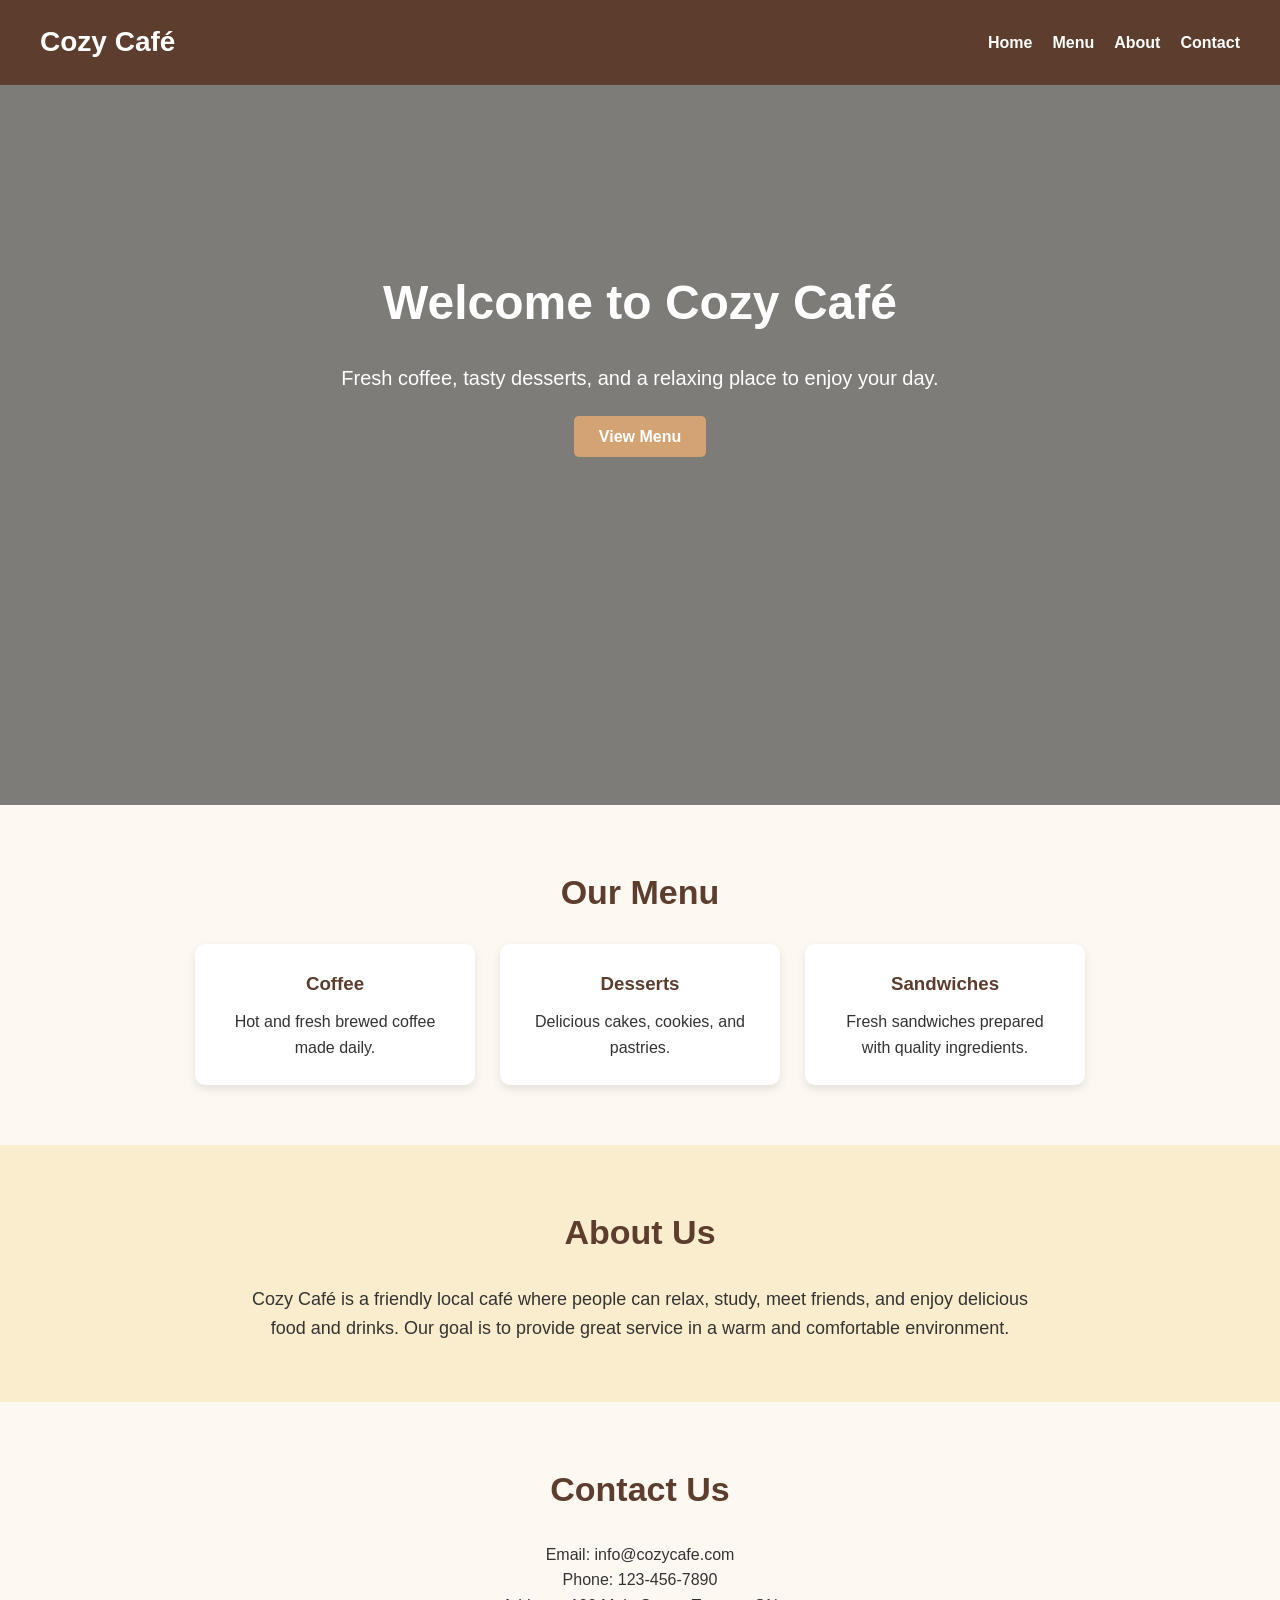
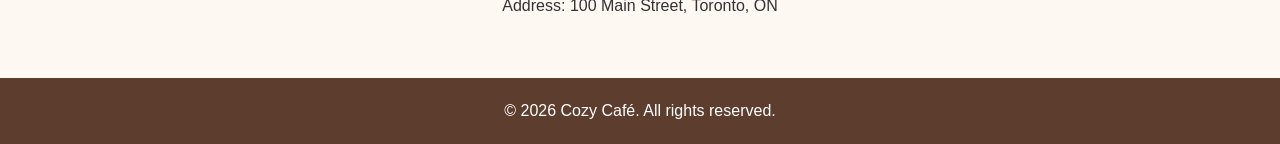
<file: index.html>
<!DOCTYPE html>
<html lang="en">
<head>
    <meta charset="UTF-8">
    <meta name="viewport" content="width=device-width, initial-scale=1.0">
    <title>Cozy Café</title>
    <link rel="stylesheet" href="style.css">
</head>
<body>

    <header>
        <nav>
            <h1>Cozy Café</h1>
            <ul>
                <li><a href="#home">Home</a></li>
                <li><a href="#menu">Menu</a></li>
                <li><a href="#about">About</a></li>
                <li><a href="#contact">Contact</a></li>
            </ul>
        </nav>
    </header>

    <section id="home" class="hero">
        <h2>Welcome to Cozy Café</h2>
        <p>Fresh coffee, tasty desserts, and a relaxing place to enjoy your day.</p>
        <a href="#menu" class="button">View Menu</a>
    </section>

    <section id="menu" class="section">
        <h2>Our Menu</h2>
        <div class="cards">
            <div class="card">
                <h3>Coffee</h3>
                <p>Hot and fresh brewed coffee made daily.</p>
            </div>
            <div class="card">
                <h3>Desserts</h3>
                <p>Delicious cakes, cookies, and pastries.</p>
            </div>
            <div class="card">
                <h3>Sandwiches</h3>
                <p>Fresh sandwiches prepared with quality ingredients.</p>
            </div>
        </div>
    </section>

    <section id="about" class="section about">
        <h2>About Us</h2>
        <p>
            Cozy Café is a friendly local café where people can relax, study, meet friends,
            and enjoy delicious food and drinks. Our goal is to provide great service in a
            warm and comfortable environment.
        </p>
    </section>

    <section id="contact" class="section">
        <h2>Contact Us</h2>
        <p>Email: info@cozycafe.com</p>
        <p>Phone: 123-456-7890</p>
        <p>Address: 100 Main Street, Toronto, ON</p>
    </section>

    <footer>
        <p>&copy; 2026 Cozy Café. All rights reserved.</p>
    </footer>

</body>
</html>
</file>
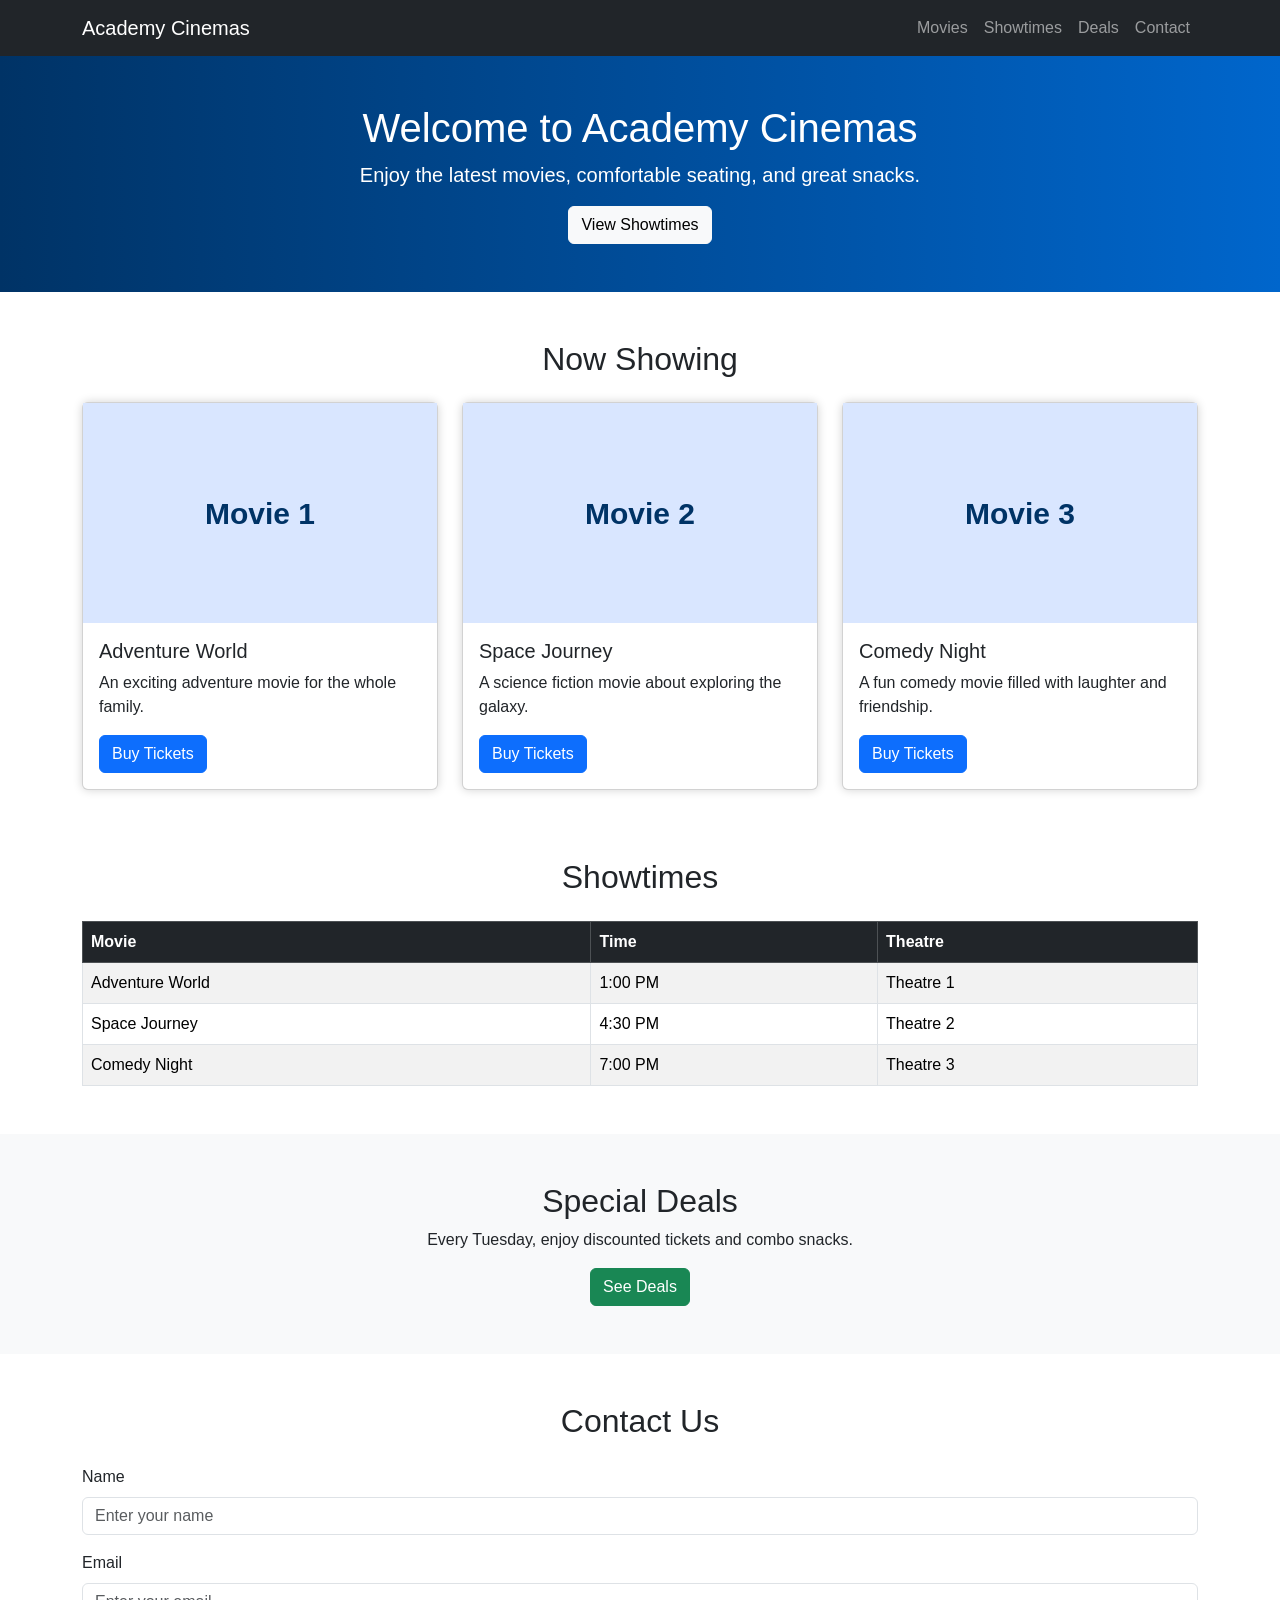
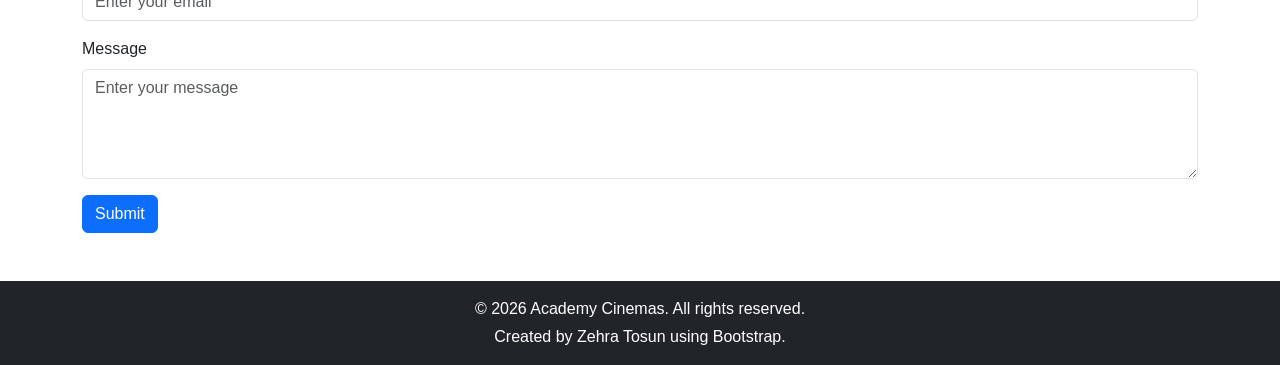
<file: Academy-Cinemas/index.html>
<!DOCTYPE html>
<html lang="en">
<head>
    <meta charset="UTF-8">
    <title>Academy Cinemas</title>
    <meta name="viewport" content="width=device-width, initial-scale=1">

    <!-- Bootstrap CSS link -->
    <link href="https://cdn.jsdelivr.net/npm/bootstrap@5.3.3/dist/css/bootstrap.min.css" rel="stylesheet">

    <!-- Custom CSS file -->
    <link rel="stylesheet" href="style.css">
</head>
<body>

    <!-- Navigation bar -->
    <nav class="navbar navbar-expand-lg navbar-dark bg-dark">
        <div class="container">
            <a class="navbar-brand" href="#">Academy Cinemas</a>

            <button class="navbar-toggler" type="button" data-bs-toggle="collapse" data-bs-target="#navbarMenu">
                <span class="navbar-toggler-icon"></span>
            </button>

            <div class="collapse navbar-collapse" id="navbarMenu">
                <ul class="navbar-nav ms-auto">
                    <li class="nav-item"><a class="nav-link" href="#movies">Movies</a></li>
                    <li class="nav-item"><a class="nav-link" href="#showtimes">Showtimes</a></li>
                    <li class="nav-item"><a class="nav-link" href="#deals">Deals</a></li>
                    <li class="nav-item"><a class="nav-link" href="#contact">Contact</a></li>
                </ul>
            </div>
        </div>
    </nav>

    <!-- Main heading section -->
    <header class="bg-primary text-white text-center p-5">
        <div class="container">
            <h1>Welcome to Academy Cinemas</h1>
            <p class="lead">Enjoy the latest movies, comfortable seating, and great snacks.</p>
            <a href="#showtimes" class="btn btn-light">View Showtimes</a>
        </div>
    </header>

    <!-- Movies section -->
    <section id="movies" class="container my-5">
        <h2 class="text-center mb-4">Now Showing</h2>

        <div class="row">
            <div class="col-md-4">
                <div class="card">
                    <div class="movie-placeholder">Movie 1</div>
                    <div class="card-body">
                        <h5 class="card-title">Adventure World</h5>
                        <p class="card-text">An exciting adventure movie for the whole family.</p>
                        <button class="btn btn-primary">Buy Tickets</button>
                    </div>
                </div>
            </div>

            <div class="col-md-4">
                <div class="card">
                    <div class="movie-placeholder">Movie 2</div>
                    <div class="card-body">
                        <h5 class="card-title">Space Journey</h5>
                        <p class="card-text">A science fiction movie about exploring the galaxy.</p>
                        <button class="btn btn-primary">Buy Tickets</button>
                    </div>
                </div>
            </div>

            <div class="col-md-4">
                <div class="card">
                    <div class="movie-placeholder">Movie 3</div>
                    <div class="card-body">
                        <h5 class="card-title">Comedy Night</h5>
                        <p class="card-text">A fun comedy movie filled with laughter and friendship.</p>
                        <button class="btn btn-primary">Buy Tickets</button>
                    </div>
                </div>
            </div>
        </div>
    </section>

    <!-- Showtimes section -->
    <section id="showtimes" class="container my-5">
        <h2 class="text-center mb-4">Showtimes</h2>

        <table class="table table-striped table-bordered">
            <thead class="table-dark">
                <tr>
                    <th>Movie</th>
                    <th>Time</th>
                    <th>Theatre</th>
                </tr>
            </thead>
            <tbody>
                <tr>
                    <td>Adventure World</td>
                    <td>1:00 PM</td>
                    <td>Theatre 1</td>
                </tr>
                <tr>
                    <td>Space Journey</td>
                    <td>4:30 PM</td>
                    <td>Theatre 2</td>
                </tr>
                <tr>
                    <td>Comedy Night</td>
                    <td>7:00 PM</td>
                    <td>Theatre 3</td>
                </tr>
            </tbody>
        </table>
    </section>

    <!-- Deals section -->
    <section id="deals" class="bg-light p-5">
        <div class="container text-center">
            <h2>Special Deals</h2>
            <p>Every Tuesday, enjoy discounted tickets and combo snacks.</p>
            <button class="btn btn-success">See Deals</button>
        </div>
    </section>

    <!-- Contact section -->
    <section id="contact" class="container my-5">
        <h2 class="text-center mb-4">Contact Us</h2>

        <form>
            <div class="mb-3">
                <label class="form-label">Name</label>
                <input type="text" class="form-control" placeholder="Enter your name">
            </div>

            <div class="mb-3">
                <label class="form-label">Email</label>
                <input type="email" class="form-control" placeholder="Enter your email">
            </div>

            <div class="mb-3">
                <label class="form-label">Message</label>
                <textarea class="form-control" rows="4" placeholder="Enter your message"></textarea>
            </div>

            <button type="submit" class="btn btn-primary">Submit</button>
        </form>
    </section>

    <!-- Bootstrap footer -->
    <footer class="bg-dark text-white text-center py-3 mt-5">
        <div class="container">
            <p class="mb-1">&copy; 2026 Academy Cinemas. All rights reserved.</p>
            <p class="mb-0">Created by Zehra Tosun using Bootstrap.</p>
        </div>
    </footer>

    <!-- Bootstrap JavaScript link -->
    <script src="https://cdn.jsdelivr.net/npm/bootstrap@5.3.3/dist/js/bootstrap.bundle.min.js"></script>

</body>
</html>
</file>
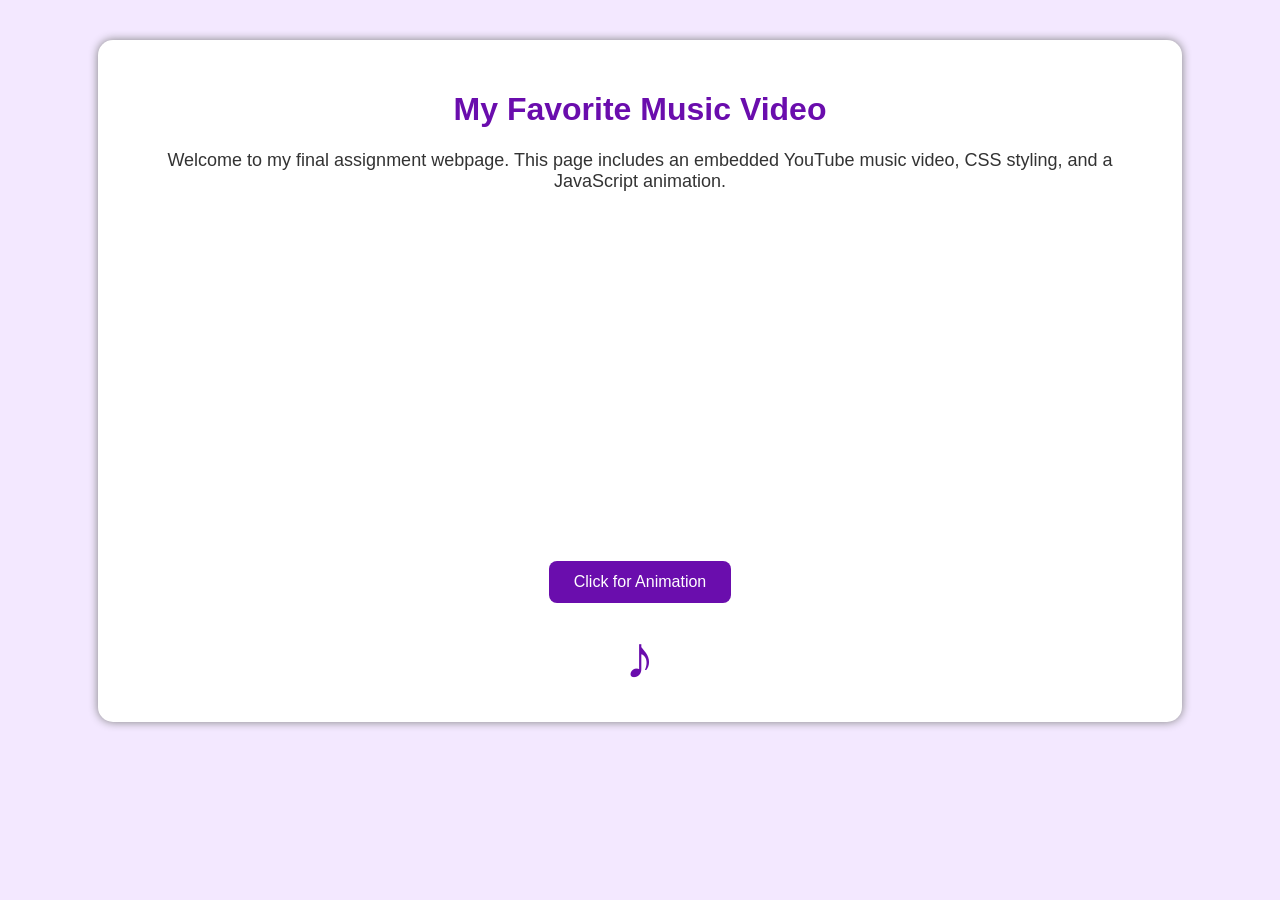
<file: Final Assignment/index.html>
<!DOCTYPE html>
<html lang="en">
<head>
    <meta charset="UTF-8">
    <title>Final Assignment Music Page</title>
    <link rel="stylesheet" href="style.css">
</head>
<body>

    <div class="container">
        <h1>My Favorite Music Video</h1>

        <p>
            Welcome to my final assignment webpage. This page includes an embedded
            YouTube music video, CSS styling, and a JavaScript animation.
        </p>

        <div class="video-box">
            <iframe 
                width="560" 
                height="315" 
                src="https://www.youtube.com/embed/dQw4w9WgXcQ"
                title="YouTube video player"
                frameborder="0"
                allowfullscreen>
            </iframe>
        </div>

        <button onclick="startAnimation()">Click for Animation</button>

        <div id="musicNote">♪</div>
    </div>

    <script src="script.js"></script>

</body>
</html>
</file>
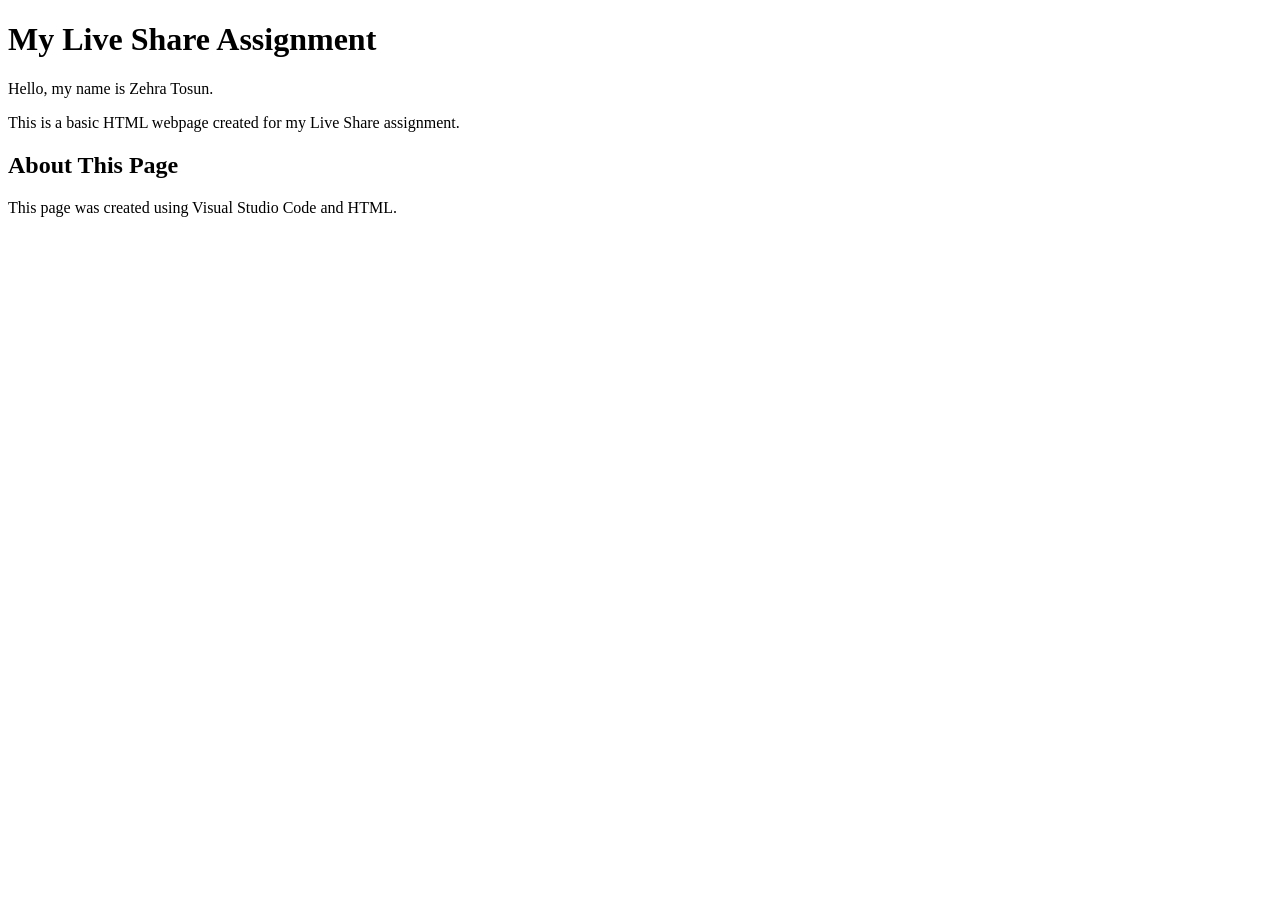
<file: Live-Share-Assignment/index.html>
<!DOCTYPE html>
<html lang="en">
<head>
    <meta charset="UTF-8">
    <title>Live Share Assignment</title>
</head>
<body>

    <h1>My Live Share Assignment</h1>

    <p>Hello, my name is Zehra Tosun.</p>

    <p>This is a basic HTML webpage created for my Live Share assignment.</p>

    <h2>About This Page</h2>

    <p>This page was created using Visual Studio Code and HTML.</p>

</body>
</html>
</file>
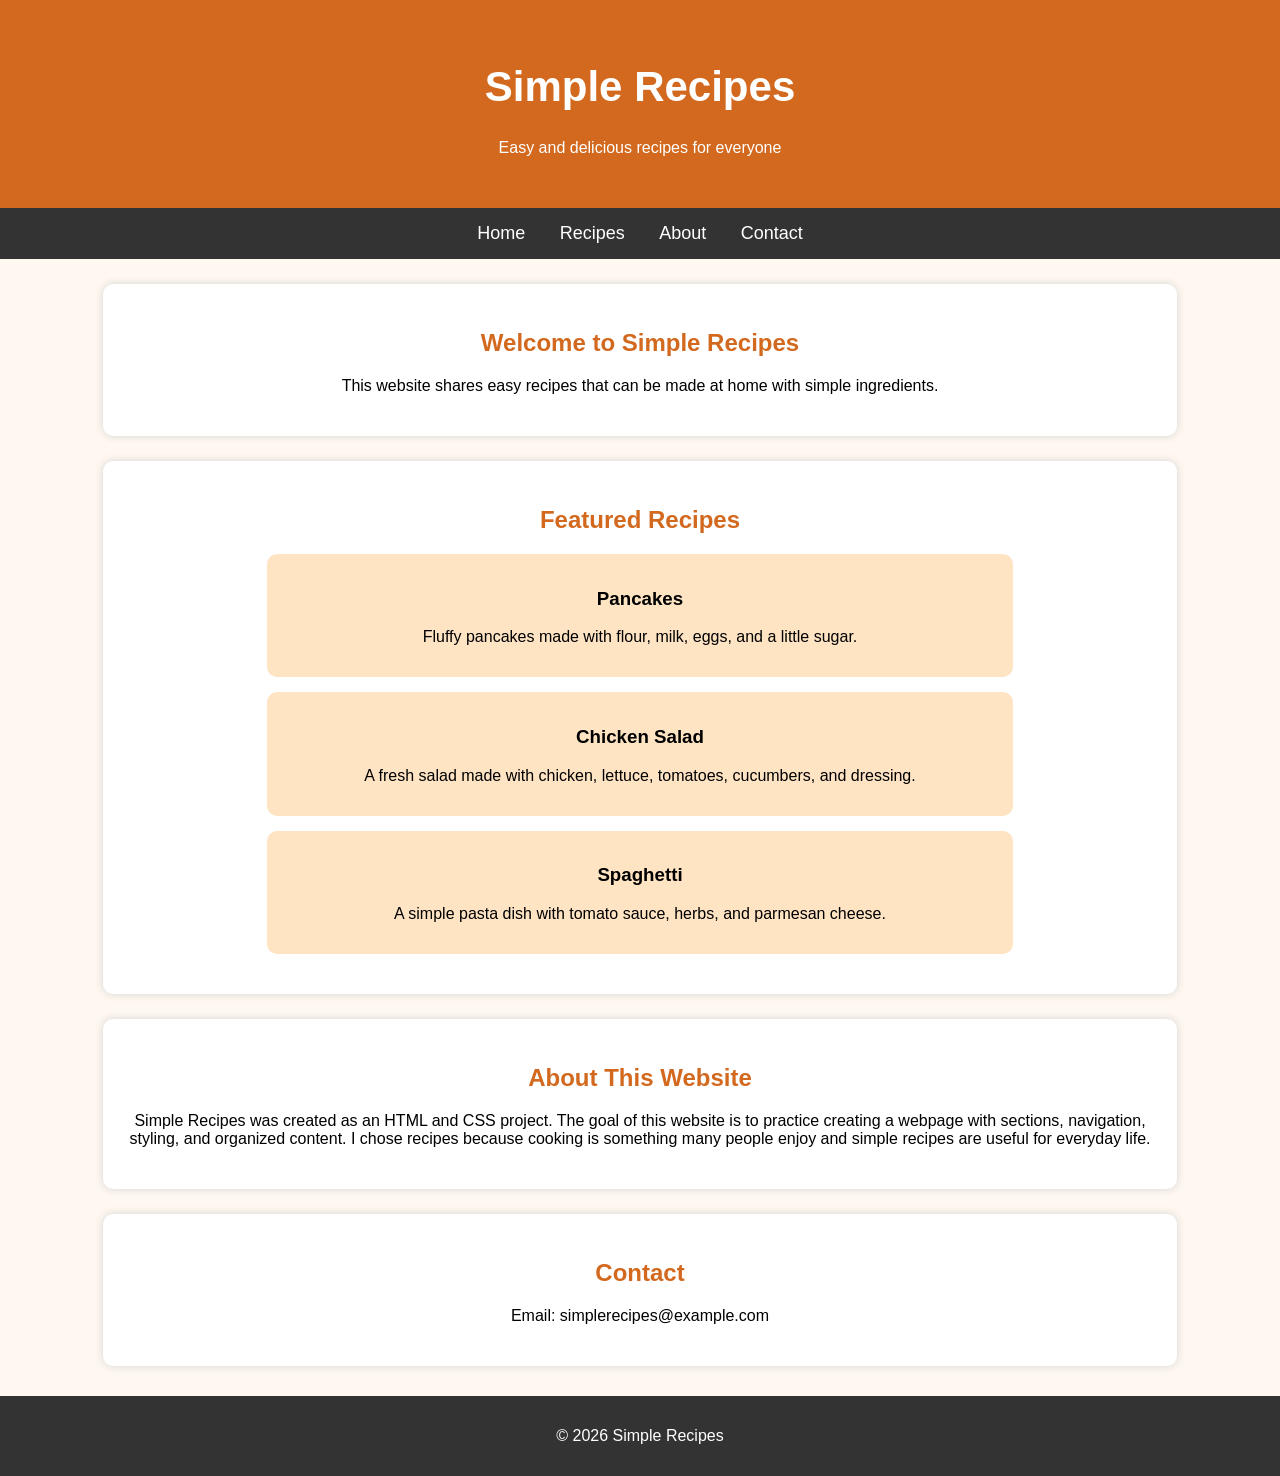
<file: Simple-Recipes/index.html>
<!DOCTYPE html>
<html lang="en">
<head>
    <meta charset="UTF-8">
    <title>Simple Recipes</title>
    <link rel="stylesheet" href="style.css">
</head>
<body>

    <header>
        <h1>Simple Recipes</h1>
        <p>Easy and delicious recipes for everyone</p>
    </header>

    <nav>
        <a href="#home">Home</a>
        <a href="#recipes">Recipes</a>
        <a href="#about">About</a>
        <a href="#contact">Contact</a>
    </nav>

    <section id="home">
        <h2>Welcome to Simple Recipes</h2>
        <p>
            This website shares easy recipes that can be made at home with simple ingredients.
        </p>
    </section>

    <section id="recipes">
        <h2>Featured Recipes</h2>

        <div class="recipe-card">
            <h3>Pancakes</h3>
            <p>Fluffy pancakes made with flour, milk, eggs, and a little sugar.</p>
        </div>

        <div class="recipe-card">
            <h3>Chicken Salad</h3>
            <p>A fresh salad made with chicken, lettuce, tomatoes, cucumbers, and dressing.</p>
        </div>

        <div class="recipe-card">
            <h3>Spaghetti</h3>
            <p>A simple pasta dish with tomato sauce, herbs, and parmesan cheese.</p>
        </div>
    </section>

    <section id="about">
        <h2>About This Website</h2>
        <p>
            Simple Recipes was created as an HTML and CSS project. The goal of this website
            is to practice creating a webpage with sections, navigation, styling, and organized content.
            I chose recipes because cooking is something many people enjoy and simple recipes are useful
            for everyday life.
        </p>
    </section>

    <section id="contact">
        <h2>Contact</h2>
        <p>Email: simplerecipes@example.com</p>
    </section>

    <footer>
        <p>&copy; 2026 Simple Recipes</p>
    </footer>

</body>
</html>
</file>
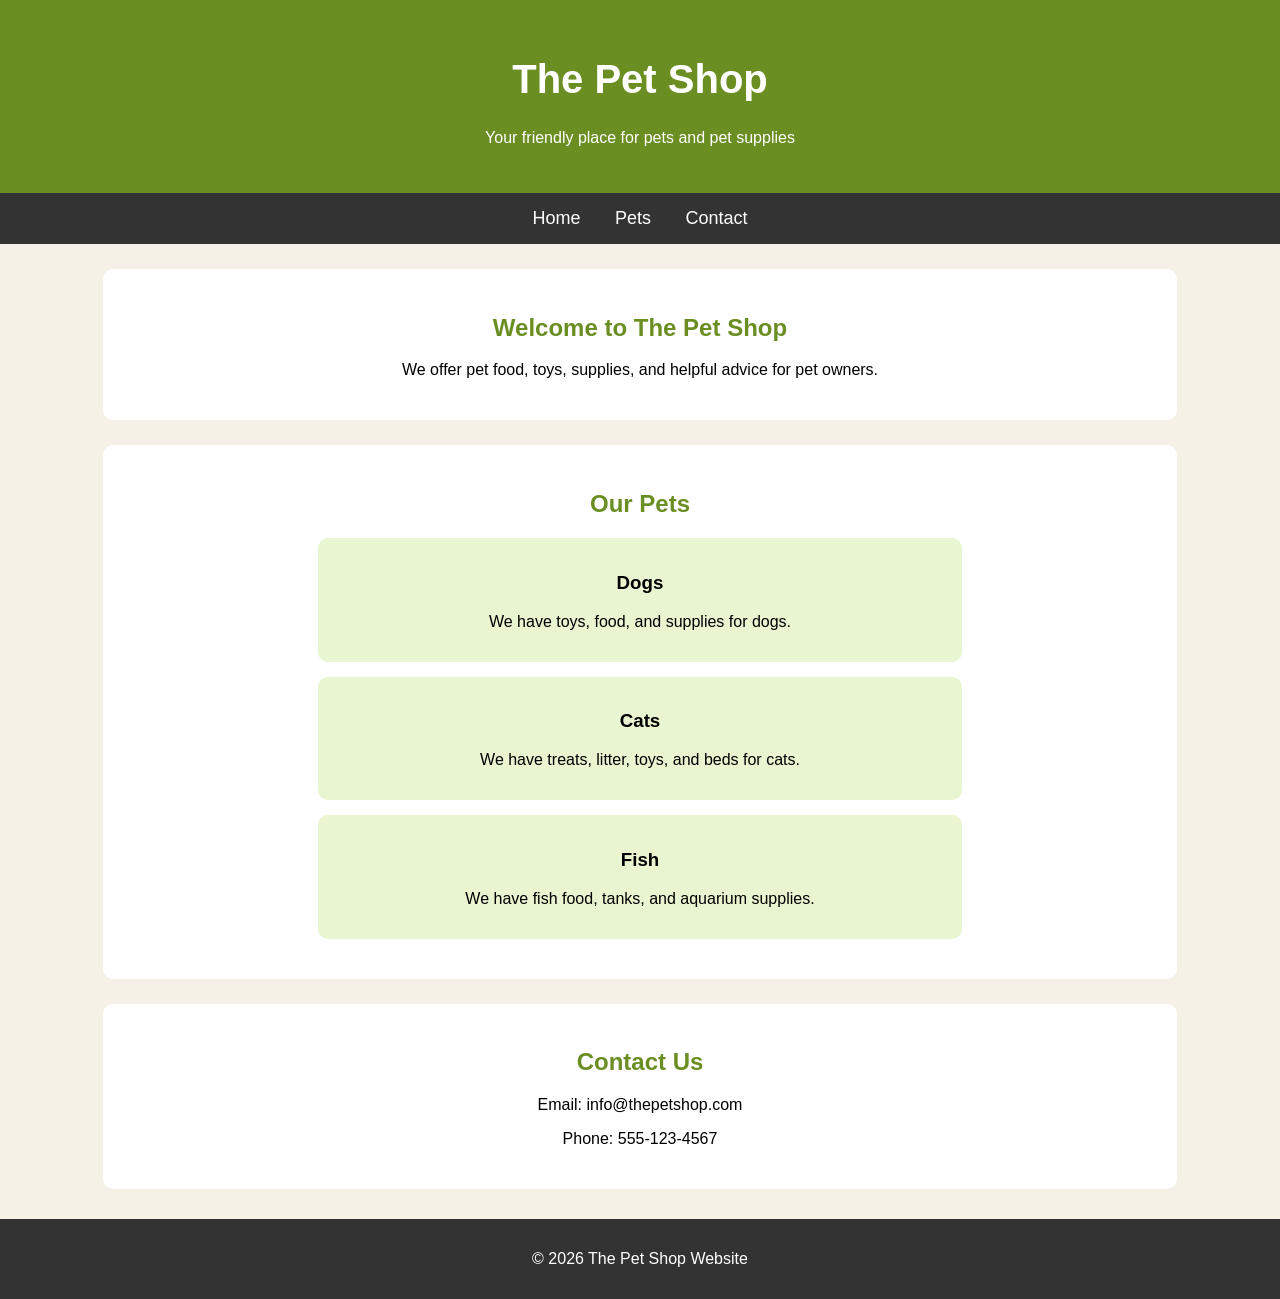
<file: The-Pet-Shop-Website/index.html>
<!DOCTYPE html>
<html lang="en">
<head>
    <meta charset="UTF-8">
    <title>The Pet Shop Website</title>
    <link rel="stylesheet" href="style.css">
</head>
<body>

    <header>
        <h1>The Pet Shop</h1>
        <p>Your friendly place for pets and pet supplies</p>
    </header>

    <nav>
        <a href="#home">Home</a>
        <a href="#pets">Pets</a>
        <a href="#contact">Contact</a>
    </nav>

    <section id="home">
        <h2>Welcome to The Pet Shop</h2>
        <p>
            We offer pet food, toys, supplies, and helpful advice for pet owners.
        </p>
    </section>

    <section id="pets">
        <h2>Our Pets</h2>

        <div class="pet-card">
            <h3>Dogs</h3>
            <p>We have toys, food, and supplies for dogs.</p>
        </div>

        <div class="pet-card">
            <h3>Cats</h3>
            <p>We have treats, litter, toys, and beds for cats.</p>
        </div>

        <div class="pet-card">
            <h3>Fish</h3>
            <p>We have fish food, tanks, and aquarium supplies.</p>
        </div>
    </section>

    <section id="contact">
        <h2>Contact Us</h2>
        <p>Email: info@thepetshop.com</p>
        <p>Phone: 555-123-4567</p>
    </section>

    <footer>
        <p>&copy; 2026 The Pet Shop Website</p>
    </footer>

</body>
</html>
</file>
<file: style.css>
* {
    margin: 0;
    padding: 0;
    box-sizing: border-box;
}

body {
    font-family: Arial, Helvetica, sans-serif;
    line-height: 1.6;
    color: #333;
    background-color: #fdf8f2;
}

header {
    background-color: #5c3d2e;
    color: white;
    padding: 20px 40px;
}

nav {
    display: flex;
    justify-content: space-between;
    align-items: center;
}

nav h1 {
    font-size: 28px;
}

nav ul {
    list-style: none;
    display: flex;
    gap: 20px;
}

nav a {
    color: white;
    text-decoration: none;
    font-weight: bold;
}

nav a:hover {
    text-decoration: underline;
}

.hero {
    min-height: 80vh;
    background: linear-gradient(rgba(0, 0, 0, 0.5), rgba(0, 0, 0, 0.5)),
                url("https://images.unsplash.com/photo-1509042239860-f550ce710b93");
    background-size: cover;
    background-position: center;
    color: white;
    text-align: center;
    padding: 180px 30px;
}

.hero h2 {
    font-size: 48px;
    margin-bottom: 20px;
}

.hero p {
    font-size: 20px;
    margin-bottom: 30px;
}

.button {
    background-color: #d4a373;
    color: white;
    padding: 12px 25px;
    text-decoration: none;
    border-radius: 5px;
    font-weight: bold;
}

.button:hover {
    background-color: #b77945;
}

.section {
    padding: 60px 40px;
    text-align: center;
}

.section h2 {
    font-size: 34px;
    margin-bottom: 25px;
    color: #5c3d2e;
}

.cards {
    display: flex;
    justify-content: center;
    gap: 25px;
    flex-wrap: wrap;
}

.card {
    background-color: white;
    width: 280px;
    padding: 25px;
    border-radius: 10px;
    box-shadow: 0 4px 10px rgba(0,0,0,0.1);
}

.card h3 {
    color: #5c3d2e;
    margin-bottom: 10px;
}

.about {
    background-color: #faedcd;
}

.about p {
    max-width: 800px;
    margin: auto;
    font-size: 18px;
}

footer {
    background-color: #5c3d2e;
    color: white;
    text-align: center;
    padding: 20px;
}

@media screen and (max-width: 768px) {
    nav {
        flex-direction: column;
        gap: 15px;
    }

    nav ul {
        flex-direction: column;
        text-align: center;
    }

    .hero h2 {
        font-size: 36px;
    }
}
</file>
<file: Academy-Cinemas/style.css>
body {
    font-family: Arial, sans-serif;
}

.movie-placeholder {
    height: 220px;
    background-color: #d9e6ff;
    color: #003366;
    display: flex;
    align-items: center;
    justify-content: center;
    font-size: 30px;
    font-weight: bold;
}

.card {
    margin-bottom: 20px;
    box-shadow: 0 0 10px lightgray;
}

header {
    background: linear-gradient(to right, #003366, #0066cc);
}

footer {
    margin-top: 30px;
}
</file>
<file: Final Assignment/style.css>
body {
    font-family: Arial, sans-serif;
    background-color: #f3e8ff;
    text-align: center;
    margin: 0;
    padding: 0;
    color: #333333;
}

.container {
    background-color: white;
    width: 80%;
    margin: 40px auto;
    padding: 30px;
    border-radius: 15px;
    box-shadow: 0 0 10px gray;
}

h1 {
    color: #6a0dad;
}

p {
    font-size: 18px;
}

.video-box {
    margin: 25px;
}

iframe {
    max-width: 100%;
    border-radius: 10px;
}

button {
    background-color: #6a0dad;
    color: white;
    padding: 12px 25px;
    border: none;
    border-radius: 8px;
    font-size: 16px;
    cursor: pointer;
}

button:hover {
    background-color: #4b0082;
}

#musicNote {
    font-size: 60px;
    color: #6a0dad;
    margin-top: 20px;
}

.move {
    animation: floatNote 2s linear;
}

@keyframes floatNote {
    0% {
        transform: translateY(0);
        opacity: 1;
    }

    50% {
        transform: translateY(-80px);
        opacity: 0.6;
    }

    100% {
        transform: translateY(0);
        opacity: 1;
    }
}
</file>
<file: Simple-Recipes/style.css>
body {
    font-family: Arial, sans-serif;
    background-color: #fff8f0;
    margin: 0;
    padding: 0;
    text-align: center;
}

header {
    background-color: #d2691e;
    color: white;
    padding: 35px;
}

nav {
    background-color: #333333;
    padding: 15px;
}

nav a {
    color: white;
    text-decoration: none;
    margin: 15px;
    font-size: 18px;
}

section {
    background-color: white;
    width: 80%;
    margin: 25px auto;
    padding: 25px;
    border-radius: 10px;
    box-shadow: 0 0 8px lightgray;
}

.recipe-card {
    background-color: #ffe4c4;
    margin: 15px auto;
    padding: 15px;
    width: 70%;
    border-radius: 10px;
}

h1 {
    font-size: 42px;
}

h2 {
    color: #d2691e;
}

footer {
    background-color: #333333;
    color: white;
    padding: 15px;
    margin-top: 30px;
}
</file>
<file: The-Pet-Shop-Website/style.css>
body {
    font-family: Arial, sans-serif;
    background-color: #f6f1e7;
    margin: 0;
    padding: 0;
    text-align: center;
}

header {
    background-color: #6b8e23;
    color: white;
    padding: 30px;
}

nav {
    background-color: #333333;
    padding: 15px;
}

nav a {
    color: white;
    text-decoration: none;
    margin: 15px;
    font-size: 18px;
}

section {
    background-color: white;
    width: 80%;
    margin: 25px auto;
    padding: 25px;
    border-radius: 10px;
}

.pet-card {
    background-color: #e8f5d0;
    margin: 15px auto;
    padding: 15px;
    width: 60%;
    border-radius: 10px;
}

h1 {
    font-size: 40px;
}

h2 {
    color: #6b8e23;
}

footer {
    background-color: #333333;
    color: white;
    padding: 15px;
    margin-top: 30px;
}
</file>
